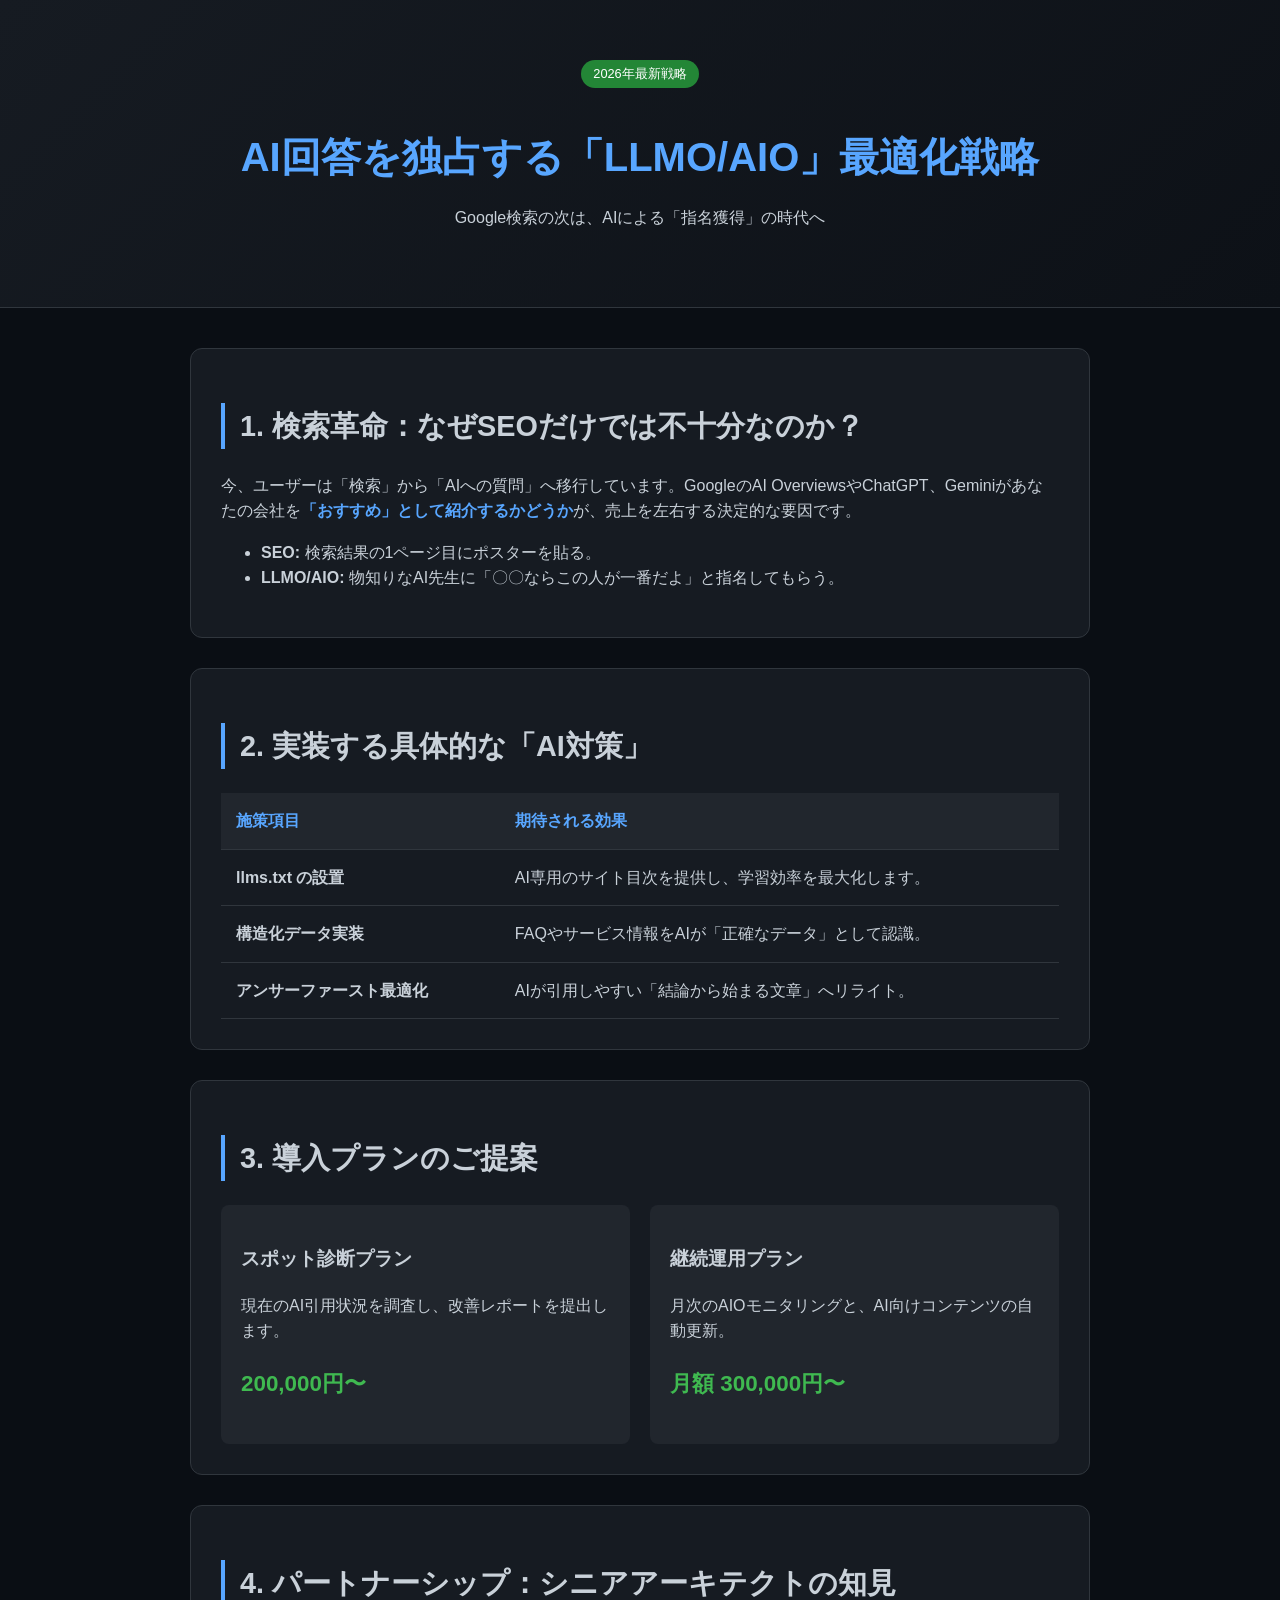
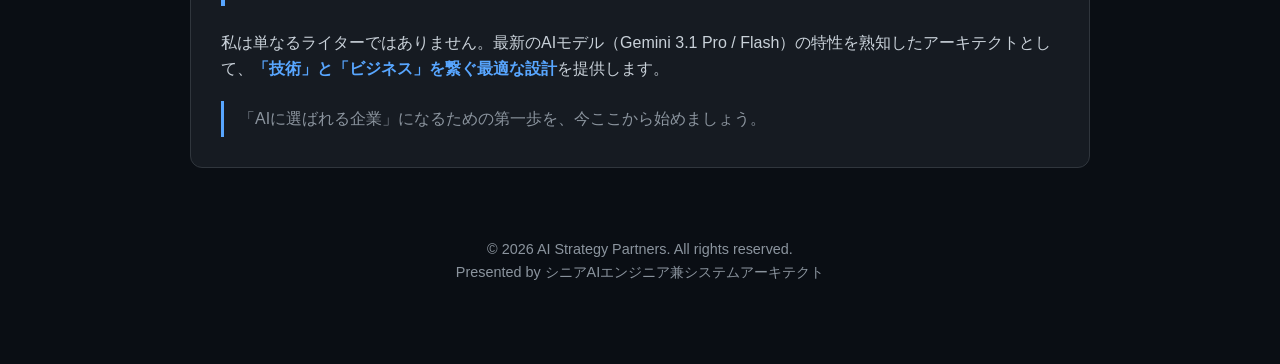
<file: index.html>
<!DOCTYPE html>
<html lang="ja">
<head>
    <meta charset="UTF-8">
    <meta name="viewport" content="width=device-width, initial-scale=1.0">
    <title>次世代AI集客戦略：LLMO/AIO最適化のご提案</title>
    <style>
        :root {
            --bg-color: #0a0e14;
            --card-bg: #161b22;
            --accent-color: #58a6ff;
            --text-main: #c9d1d9;
            --text-dim: #8b949e;
            --success: #3fb950;
        }
        body {
            font-family: 'Helvetica Neue', Arial, sans-serif;
            background-color: var(--bg-color);
            color: var(--text-main);
            line-height: 1.6;
            margin: 0;
            padding: 0;
        }
        header {
            background: linear-gradient(135deg, #161b22 0%, #0d1117 100%);
            padding: 60px 20px;
            text-align: center;
            border-bottom: 1px solid #30363d;
        }
        h1 { color: var(--accent-color); font-size: 2.5rem; margin-bottom: 10px; }
        .container { max-width: 900px; margin: 0 auto; padding: 40px 20px; }
        .card {
            background: var(--card-bg);
            border: 1px solid #30363d;
            border-radius: 12px;
            padding: 30px;
            margin-bottom: 30px;
        }
        h2 { border-left: 4px solid var(--accent-color); padding-left: 15px; font-size: 1.8rem; }
        .highlight { color: var(--accent-color); font-weight: bold; }
        table {
            width: 100%;
            border-collapse: collapse;
            margin-top: 20px;
        }
        th, td {
            text-align: left;
            padding: 15px;
            border-bottom: 1px solid #30363d;
        }
        th { background: #21262d; color: var(--accent-color); }
        .price-tag {
            font-size: 1.4rem;
            color: var(--success);
            font-weight: bold;
        }
        .footer { text-align: center; color: var(--text-dim); padding: 40px; font-size: 0.9rem; }
        .plans { display: grid; grid-template-columns: 1fr 1fr; gap: 20px; }
        .plan { background: #21262d; padding: 20px; border-radius: 8px; }
        blockquote {
            border-left: 3px solid var(--accent-color);
            margin: 20px 0 0;
            padding: 5px 0 5px 15px;
            color: var(--text-dim);
        }
        @media (max-width: 700px) {
            h1 { font-size: 1.9rem; }
            .card { padding: 20px; }
            .plans { grid-template-columns: 1fr; }
            table { display: block; overflow-x: auto; }
        }
        .badge {
            display: inline-block;
            background: #238636;
            color: white;
            padding: 4px 12px;
            border-radius: 20px;
            font-size: 0.8rem;
            margin-bottom: 10px;
        }
    </style>
</head>
<body>

<header>
    <div class="badge">2026年最新戦略</div>
    <h1>AI回答を独占する「LLMO/AIO」最適化戦略</h1>
    <p>Google検索の次は、AIによる「指名獲得」の時代へ</p>
</header>

<div class="container">
    <section class="card">
        <h2>1. 検索革命：なぜSEOだけでは不十分なのか？</h2>
        <p>今、ユーザーは「検索」から「AIへの質問」へ移行しています。GoogleのAI OverviewsやChatGPT、Geminiがあなたの会社を<span class="highlight">「おすすめ」として紹介するかどうか</span>が、売上を左右する決定的な要因です。</p>
        <ul>
            <li><strong>SEO:</strong> 検索結果の1ページ目にポスターを貼る。</li>
            <li><strong>LLMO/AIO:</strong> 物知りなAI先生に「〇〇ならこの人が一番だよ」と指名してもらう。</li>
        </ul>
    </section>

    <section class="card">
        <h2>2. 実装する具体的な「AI対策」</h2>
        <table>
            <tr>
                <th>施策項目</th>
                <th>期待される効果</th>
            </tr>
            <tr>
                <td><strong>llms.txt の設置</strong></td>
                <td>AI専用のサイト目次を提供し、学習効率を最大化します。</td>
            </tr>
            <tr>
                <td><strong>構造化データ実装</strong></td>
                <td>FAQやサービス情報をAIが「正確なデータ」として認識。</td>
            </tr>
            <tr>
                <td><strong>アンサーファースト最適化</strong></td>
                <td>AIが引用しやすい「結論から始まる文章」へリライト。</td>
            </tr>
        </table>
    </section>

    <section class="card">
        <h2>3. 導入プランのご提案</h2>
        <div class="plans">
            <div class="plan">
                <h3>スポット診断プラン</h3>
                <p>現在のAI引用状況を調査し、改善レポートを提出します。</p>
                <p class="price-tag">200,000円〜</p>
            </div>
            <div class="plan">
                <h3>継続運用プラン</h3>
                <p>月次のAIOモニタリングと、AI向けコンテンツの自動更新。</p>
                <p class="price-tag">月額 300,000円〜</p>
            </div>
        </div>
    </section>

    <section class="card">
        <h2>4. パートナーシップ：シニアアーキテクトの知見</h2>
        <p>私は単なるライターではありません。最新のAIモデル（Gemini 3.1 Pro / Flash）の特性を熟知したアーキテクトとして、<span class="highlight">「技術」と「ビジネス」を繋ぐ最適な設計</span>を提供します。</p>
        <blockquote>
            「AIに選ばれる企業」になるための第一歩を、今ここから始めましょう。
        </blockquote>
    </section>

    <div class="footer">
        &copy; 2026 AI Strategy Partners. All rights reserved.<br>
        Presented by シニアAIエンジニア兼システムアーキテクト
    </div>
</div>

</body>
</html>
</file>
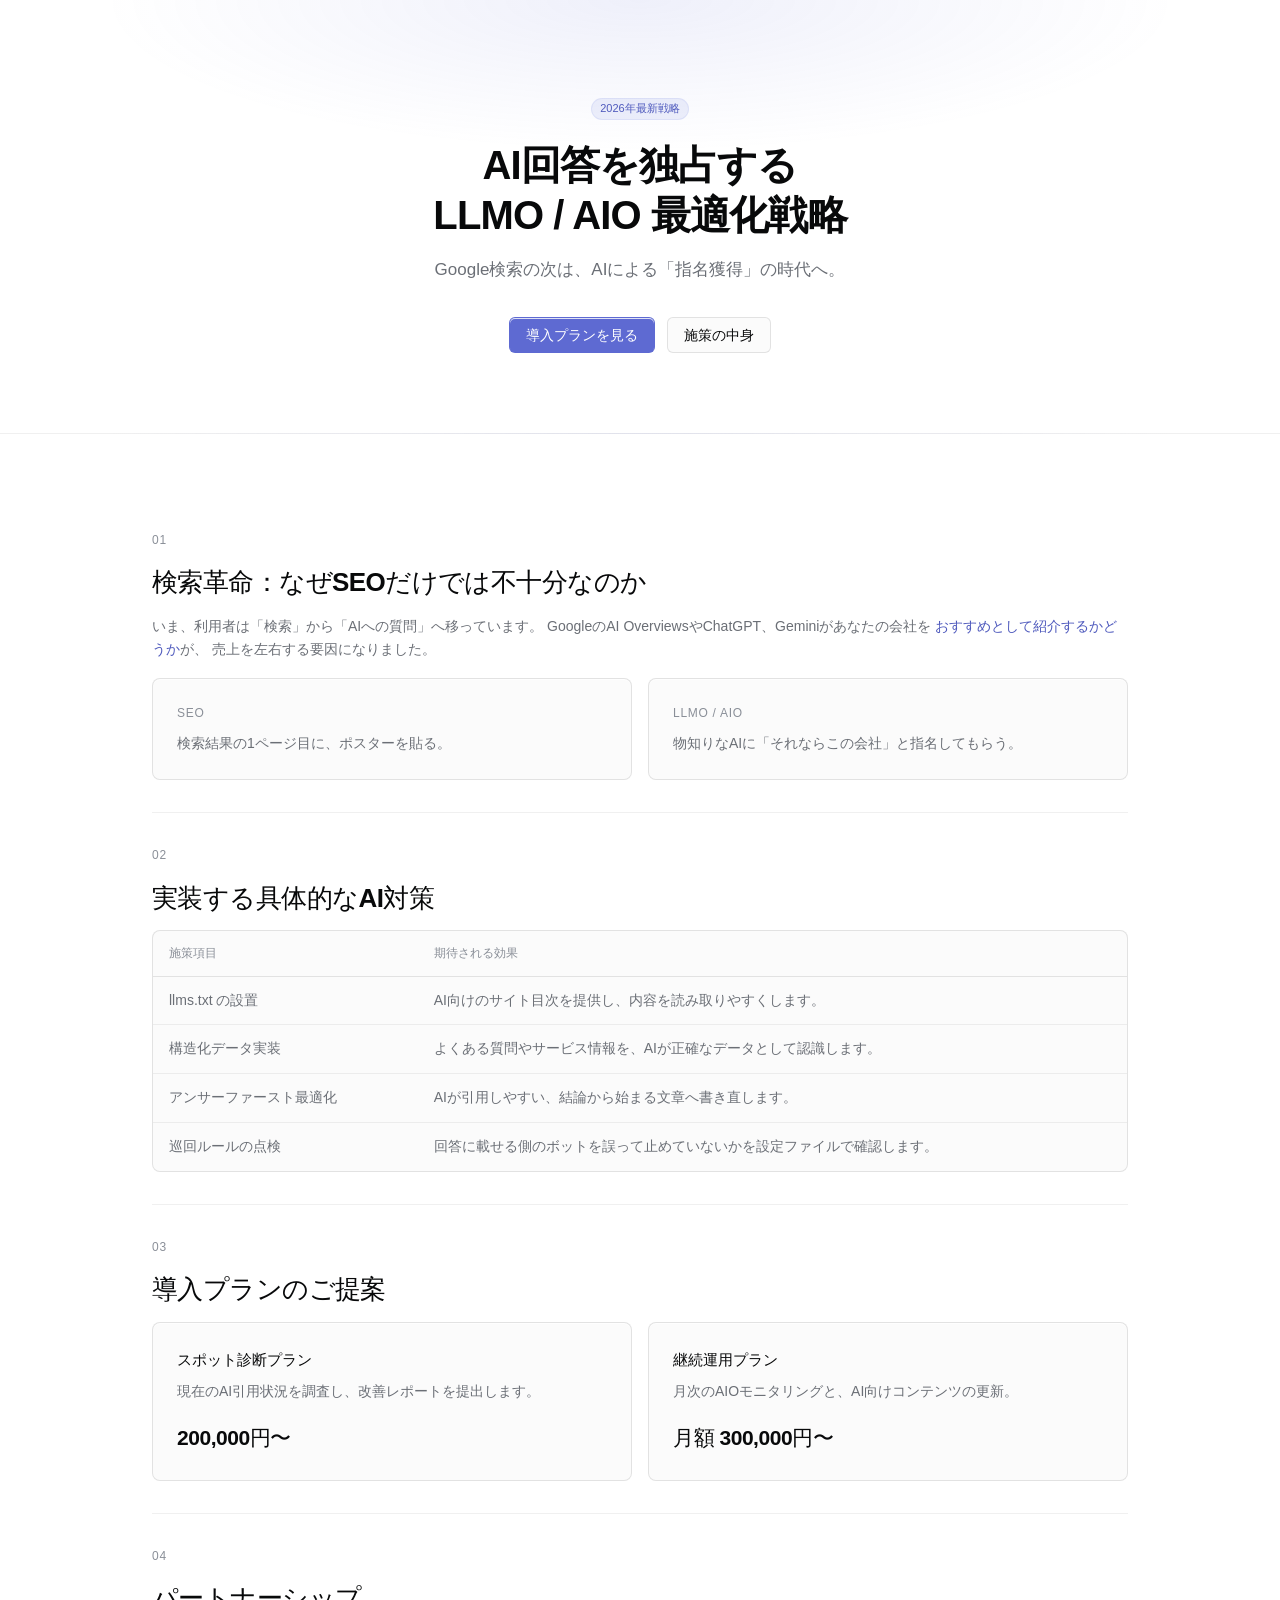
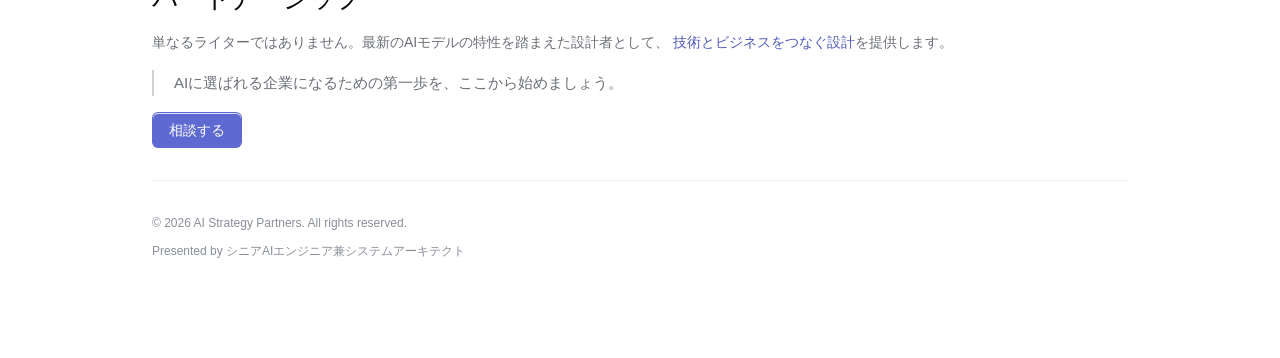
<file: サイトページ.html>
<!DOCTYPE html>
<html lang="ja">
<head>
<meta charset="UTF-8">
<meta name="viewport" content="width=device-width, initial-scale=1.0">
<title>次世代AI集客戦略：LLMO/AIO最適化のご提案</title>
<link rel="stylesheet" href="design/tokens.css">
<link rel="stylesheet" href="design/components.css">
<style>
  /* このページ固有の調整だけをここに書く。
     色・余白・文字サイズは design/tokens.css の値を使い、生の値を書かない。 */

  .plan-grid {
    display: grid;
    gap: var(--space-4);
    grid-template-columns: repeat(auto-fit, minmax(240px, 1fr));
  }

  .plan__price {
    margin-top: var(--space-4);
    font-size: var(--text-xl);
    font-weight: var(--weight-semibold);
    color: var(--text-primary);
    letter-spacing: var(--tracking-tight);
  }

  /* 引用は色を足さず、左の線1本だけで示す */
  .quote {
    margin: 0;
    padding-left: var(--space-5);
    border-left: 2px solid var(--border-strong);
    color: var(--text-secondary);
    font-size: var(--text-md);
  }

  .compare {
    display: grid;
    gap: var(--space-4);
    grid-template-columns: repeat(auto-fit, minmax(260px, 1fr));
  }

  .compare__term {
    font-size: var(--text-sm);
    font-weight: var(--weight-medium);
    color: var(--text-tertiary);
    letter-spacing: 0.06em;
    text-transform: uppercase;
    margin-bottom: var(--space-2);
  }
</style>
</head>
<body>

<div class="hero">
  <div class="container">
    <span class="badge badge--accent">2026年最新戦略</span>
    <h1 style="margin-top:var(--space-5)">AI回答を独占する<br>LLMO / AIO 最適化戦略</h1>
    <p class="lead">Google検索の次は、AIによる「指名獲得」の時代へ。</p>
    <div class="row">
      <a class="btn btn--primary" href="#plan">導入プランを見る</a>
      <a class="btn btn--secondary" href="#measures">施策の中身</a>
    </div>
  </div>
</div>

<div class="container section stack-8">

  <section class="stack">
    <p class="eyebrow">01</p>
    <h2>検索革命：なぜSEOだけでは不十分なのか</h2>
    <p>
      いま、利用者は「検索」から「AIへの質問」へ移っています。
      GoogleのAI OverviewsやChatGPT、Geminiがあなたの会社を
      <span class="text-accent">おすすめとして紹介するかどうか</span>が、
      売上を左右する要因になりました。
    </p>

    <div class="compare">
      <div class="card">
        <div class="compare__term">SEO</div>
        <div class="card__body">検索結果の1ページ目に、ポスターを貼る。</div>
      </div>
      <div class="card">
        <div class="compare__term">LLMO / AIO</div>
        <div class="card__body">物知りなAIに「それならこの会社」と指名してもらう。</div>
      </div>
    </div>
  </section>

  <hr class="divider">

  <section class="stack" id="measures">
    <p class="eyebrow">02</p>
    <h2>実装する具体的なAI対策</h2>
    <div class="table-wrap">
      <table class="table">
        <thead>
          <tr><th>施策項目</th><th>期待される効果</th></tr>
        </thead>
        <tbody>
          <tr>
            <td>llms.txt の設置</td>
            <td>AI向けのサイト目次を提供し、内容を読み取りやすくします。</td>
          </tr>
          <tr>
            <td>構造化データ実装</td>
            <td>よくある質問やサービス情報を、AIが正確なデータとして認識します。</td>
          </tr>
          <tr>
            <td>アンサーファースト最適化</td>
            <td>AIが引用しやすい、結論から始まる文章へ書き直します。</td>
          </tr>
          <tr>
            <td>巡回ルールの点検</td>
            <td>回答に載せる側のボットを誤って止めていないかを設定ファイルで確認します。</td>
          </tr>
        </tbody>
      </table>
    </div>
  </section>

  <hr class="divider">

  <section class="stack" id="plan">
    <p class="eyebrow">03</p>
    <h2>導入プランのご提案</h2>
    <div class="plan-grid">
      <div class="card">
        <div class="card__title">スポット診断プラン</div>
        <div class="card__body">現在のAI引用状況を調査し、改善レポートを提出します。</div>
        <div class="plan__price">200,000円〜</div>
      </div>
      <div class="card">
        <div class="card__title">継続運用プラン</div>
        <div class="card__body">月次のAIOモニタリングと、AI向けコンテンツの更新。</div>
        <div class="plan__price">月額 300,000円〜</div>
      </div>
    </div>
  </section>

  <hr class="divider">

  <section class="stack">
    <p class="eyebrow">04</p>
    <h2>パートナーシップ</h2>
    <p>
      単なるライターではありません。最新のAIモデルの特性を踏まえた設計者として、
      <span class="text-accent">技術とビジネスをつなぐ設計</span>を提供します。
    </p>
    <blockquote class="quote">
      AIに選ばれる企業になるための第一歩を、ここから始めましょう。
    </blockquote>
    <div class="row">
      <a class="btn btn--primary" href="#plan">相談する</a>
    </div>
  </section>

  <hr class="divider">

  <footer class="stack-2">
    <p class="caption">&copy; 2026 AI Strategy Partners. All rights reserved.</p>
    <p class="caption">Presented by シニアAIエンジニア兼システムアーキテクト</p>
  </footer>

</div>

</body>
</html>
</file>
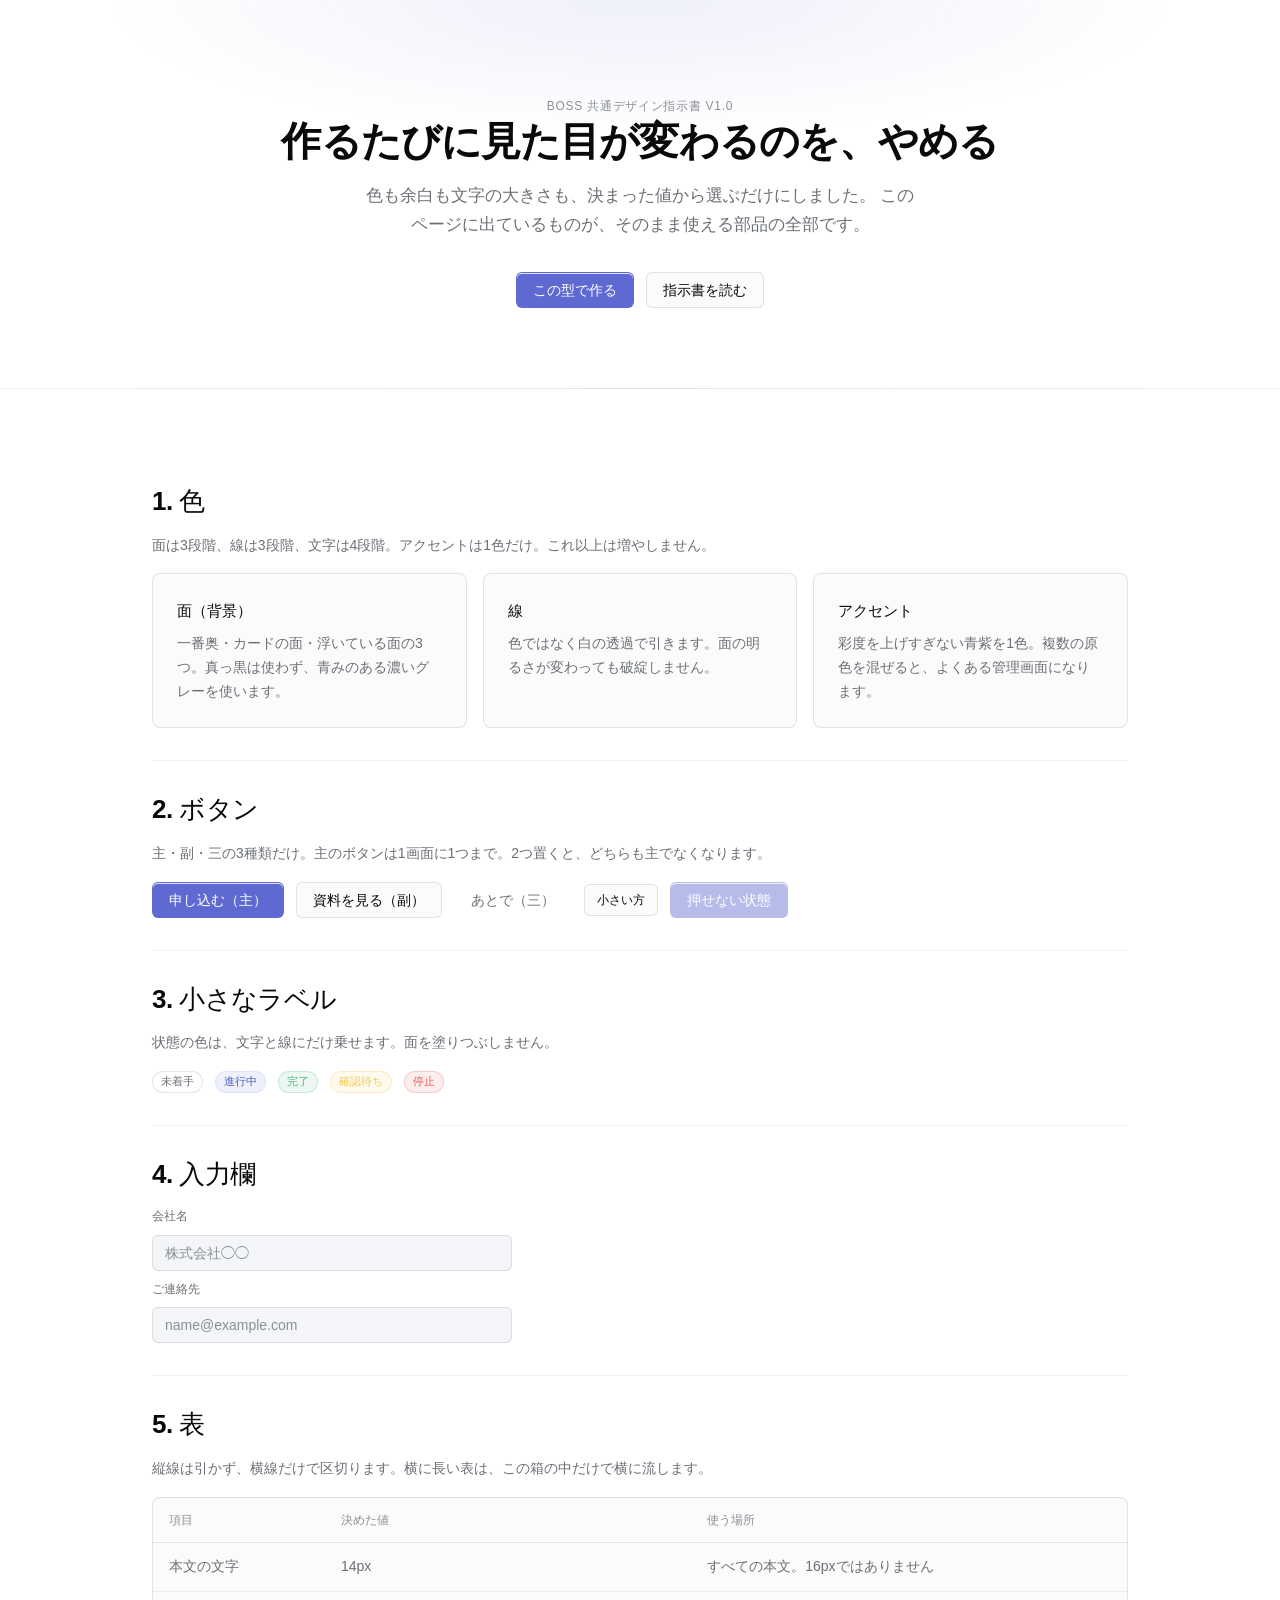
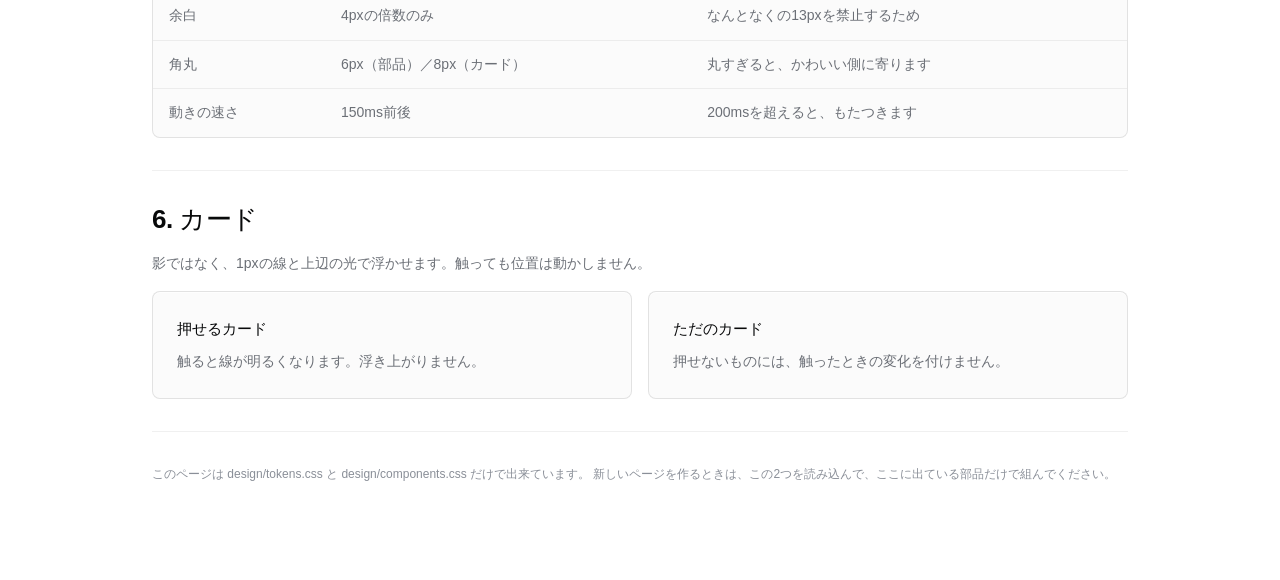
<file: design/sample.html>
<!DOCTYPE html>
<html lang="ja">
<head>
<meta charset="UTF-8">
<meta name="viewport" content="width=device-width, initial-scale=1.0">
<title>デザイン指示書｜見本ページ（Linear型）</title>
<link rel="stylesheet" href="tokens.css">
<link rel="stylesheet" href="components.css">
</head>
<body>

<div class="hero">
  <div class="container">
    <p class="eyebrow">BOSS 共通デザイン指示書 v1.0</p>
    <h1>作るたびに見た目が変わるのを、やめる</h1>
    <p class="lead">
      色も余白も文字の大きさも、決まった値から選ぶだけにしました。
      このページに出ているものが、そのまま使える部品の全部です。
    </p>
    <div class="row">
      <button class="btn btn--primary">この型で作る</button>
      <button class="btn btn--secondary">指示書を読む</button>
    </div>
  </div>
</div>

<div class="container section stack-8">

  <section class="stack">
    <h2>1. 色</h2>
    <p>面は3段階、線は3段階、文字は4段階。アクセントは1色だけ。これ以上は増やしません。</p>
    <div class="grid">
      <div class="card">
        <div class="card__title">面（背景）</div>
        <div class="card__body">一番奥・カードの面・浮いている面の3つ。真っ黒は使わず、青みのある濃いグレーを使います。</div>
      </div>
      <div class="card">
        <div class="card__title">線</div>
        <div class="card__body">色ではなく白の透過で引きます。面の明るさが変わっても破綻しません。</div>
      </div>
      <div class="card">
        <div class="card__title">アクセント</div>
        <div class="card__body">彩度を上げすぎない青紫を1色。複数の原色を混ぜると、よくある管理画面になります。</div>
      </div>
    </div>
  </section>

  <hr class="divider">

  <section class="stack">
    <h2>2. ボタン</h2>
    <p>主・副・三の3種類だけ。主のボタンは1画面に1つまで。2つ置くと、どちらも主でなくなります。</p>
    <div class="row">
      <button class="btn btn--primary">申し込む（主）</button>
      <button class="btn btn--secondary">資料を見る（副）</button>
      <button class="btn btn--ghost">あとで（三）</button>
      <button class="btn btn--secondary btn--sm">小さい方</button>
      <button class="btn btn--primary" disabled>押せない状態</button>
    </div>
  </section>

  <hr class="divider">

  <section class="stack">
    <h2>3. 小さなラベル</h2>
    <p>状態の色は、文字と線にだけ乗せます。面を塗りつぶしません。</p>
    <div class="row">
      <span class="badge">未着手</span>
      <span class="badge badge--accent">進行中</span>
      <span class="badge badge--success">完了</span>
      <span class="badge badge--warning">確認待ち</span>
      <span class="badge badge--danger">停止</span>
    </div>
  </section>

  <hr class="divider">

  <section class="stack">
    <h2>4. 入力欄</h2>
    <div class="stack-2" style="max-width:360px">
      <div>
        <label class="label" for="s1">会社名</label>
        <input class="input" id="s1" type="text" placeholder="株式会社◯◯">
      </div>
      <div>
        <label class="label" for="s2">ご連絡先</label>
        <input class="input" id="s2" type="email" placeholder="name@example.com">
      </div>
    </div>
  </section>

  <hr class="divider">

  <section class="stack">
    <h2>5. 表</h2>
    <p>縦線は引かず、横線だけで区切ります。横に長い表は、この箱の中だけで横に流します。</p>
    <div class="table-wrap">
      <table class="table">
        <thead>
          <tr><th>項目</th><th>決めた値</th><th>使う場所</th></tr>
        </thead>
        <tbody>
          <tr><td>本文の文字</td><td>14px</td><td>すべての本文。16pxではありません</td></tr>
          <tr><td>余白</td><td>4pxの倍数のみ</td><td>なんとなくの13pxを禁止するため</td></tr>
          <tr><td>角丸</td><td>6px（部品）／8px（カード）</td><td>丸すぎると、かわいい側に寄ります</td></tr>
          <tr><td>動きの速さ</td><td>150ms前後</td><td>200msを超えると、もたつきます</td></tr>
        </tbody>
      </table>
    </div>
  </section>

  <hr class="divider">

  <section class="stack">
    <h2>6. カード</h2>
    <p>影ではなく、1pxの線と上辺の光で浮かせます。触っても位置は動かしません。</p>
    <div class="grid">
      <div class="card card--interactive">
        <div class="card__title">押せるカード</div>
        <div class="card__body">触ると線が明るくなります。浮き上がりません。</div>
      </div>
      <div class="card">
        <div class="card__title">ただのカード</div>
        <div class="card__body">押せないものには、触ったときの変化を付けません。</div>
      </div>
    </div>
  </section>

  <hr class="divider">

  <section class="stack">
    <p class="caption">
      このページは design/tokens.css と design/components.css だけで出来ています。
      新しいページを作るときは、この2つを読み込んで、ここに出ている部品だけで組んでください。
    </p>
  </section>

</div>

</body>
</html>
</file>
<file: design/tokens.css>
/* ===========================================================
   デザイントークン（Linear型）
   BOSS案件 共通デザイン指示書 v1.0 / 2026-09-05

   ここに書いた値が「正本」。
   ページ側では生の色コード・生のpx値を書かず、必ず var(--...) を使う。
   =========================================================== */

:root {
  /* --- 1. 色：面（背景）--------------------------------------
     Linear型は「黒」ではなく「青みのある濃いグレー」を使う。
     真っ黒(#000)は影が乗らず、階層が消えるので使わない。 */
  --bg-base:        #08090a;   /* 一番奥。ページ全体の地 */
  --bg-surface:     #0f1011;   /* カード・パネルの面 */
  --bg-elevated:    #16171a;   /* 浮いている面（メニュー・モーダル） */
  --bg-inset:       #050506;   /* へこんだ面（入力欄・コード） */
  --bg-hover:       rgba(255, 255, 255, 0.045);
  --bg-active:      rgba(255, 255, 255, 0.075);

  /* --- 2. 色：線 ---------------------------------------------
     線は色ではなく「白の透過」で作る。面の明るさが変わっても破綻しない。 */
  --border-subtle:  rgba(255, 255, 255, 0.06);  /* 区切りの既定 */
  --border-default: rgba(255, 255, 255, 0.10);  /* カードの外周 */
  --border-strong:  rgba(255, 255, 255, 0.16);  /* 強調・フォーカス前 */

  /* --- 3. 色：文字 -------------------------------------------
     4段階だけ。これ以上増やすと使い分けが崩れる。 */
  --text-primary:   #f7f8f8;   /* 見出し・本文の主 */
  --text-secondary: #8a8f98;   /* 説明・補足 */
  --text-tertiary:  #62666d;   /* ラベル・注記 */
  --text-disabled:  #3c4043;

  /* --- 4. 色：アクセント -------------------------------------
     Linear型の要。彩度を上げすぎない青紫を1色だけ主役にする。
     複数の原色を混ぜると一気に「よくある管理画面」になる。 */
  --accent:         #5e6ad2;
  --accent-hover:   #6e79d6;
  --accent-active:  #4f5abd;
  --accent-subtle:  rgba(94, 106, 210, 0.14);   /* 選択中の行の地 */
  --accent-text:    #a4aeff;                    /* 濃い地の上のリンク色 */

  /* --- 5. 色：状態 -------------------------------------------
     状態色は「点」でしか使わない。面を塗らない。 */
  --success:        #4cb782;
  --warning:        #f2c94c;
  --danger:         #eb5757;
  --info:           #5e6ad2;

  /* --- 6. 文字 -----------------------------------------------
     日本語は Inter に無いので、必ず和文フォントを後ろに繋ぐ。
     ここを抜くと Windows で MS Pゴシックが出て別物になる。 */
  --font-sans:
    "Inter", -apple-system, BlinkMacSystemFont, "Segoe UI",
    "Hiragino Sans", "Hiragino Kaku Gothic ProN",
    "Noto Sans JP", "Yu Gothic UI", Meiryo, sans-serif;
  --font-mono:
    "SF Mono", "JetBrains Mono", Menlo, Consolas,
    "Noto Sans Mono CJK JP", monospace;

  /* 文字サイズ：1.0倍→1.125倍の緩い階段。飛ばさずに使う。 */
  --text-xs:   11px;
  --text-sm:   12px;
  --text-base: 14px;   /* 本文の既定。16pxではない。ここがLinear型の特徴 */
  --text-md:   15px;
  --text-lg:   17px;
  --text-xl:   21px;
  --text-2xl:  26px;
  --text-3xl:  32px;
  --text-4xl:  40px;

  --weight-normal:   400;
  --weight-medium:   510;  /* Linear型は500ではなく510前後を使う */
  --weight-semibold: 590;
  --weight-bold:     680;

  /* 行間：見出しは詰める、本文は空ける。日本語は欧文より広めに取る。 */
  --leading-tight:   1.25;
  --leading-snug:    1.4;
  --leading-normal:  1.7;   /* 和文本文の既定 */

  /* 字間：見出しだけ詰める。本文の日本語は詰めない（読みにくくなる） */
  --tracking-tight:  -0.022em;
  --tracking-normal: 0;

  /* --- 7. 余白：4pxの倍数だけ --------------------------------
     「なんとなく13px」を禁止するためにトークン化している。 */
  --space-1:  4px;
  --space-2:  8px;
  --space-3:  12px;
  --space-4:  16px;
  --space-5:  20px;
  --space-6:  24px;
  --space-8:  32px;
  --space-10: 40px;
  --space-12: 48px;
  --space-16: 64px;
  --space-20: 80px;
  --space-24: 96px;

  /* --- 8. 角丸：小さく。丸すぎると「かわいい」側に寄る --------- */
  --radius-sm:   4px;
  --radius-md:   6px;   /* ボタン・入力欄の既定 */
  --radius-lg:   8px;   /* カードの既定 */
  --radius-xl:   12px;
  --radius-full: 9999px;

  /* --- 9. 影：ほぼ使わない。使うときは黒を薄く重ねる ----------- */
  --shadow-sm: 0 1px 2px rgba(0, 0, 0, 0.32);
  --shadow-md: 0 4px 12px rgba(0, 0, 0, 0.40);
  --shadow-lg: 0 12px 32px rgba(0, 0, 0, 0.48);

  /* 縁の光：Linear型の「質感」はほぼこれ1つで出る。
     面の上辺にだけ白を1px乗せて、光が当たっているように見せる。 */
  --ring-inset: inset 0 1px 0 rgba(255, 255, 255, 0.05);

  /* --- 10. 動き：速く、短く ------------------------------------
     200msを超えると「もたつく」。150ms前後に揃える。 */
  --ease-out:   cubic-bezier(0.16, 1, 0.3, 1);
  --ease-inout: cubic-bezier(0.4, 0, 0.2, 1);
  --duration-fast:   100ms;
  --duration-normal: 150ms;
  --duration-slow:   250ms;

  /* --- 11. 版面 ----------------------------------------------- */
  --width-text:      680px;   /* 読み物の最大幅 */
  --width-content:   1024px;  /* 通常のページ */
  --width-wide:      1280px;  /* 一覧・ダッシュボード */
  --header-height:   56px;

  --z-dropdown: 100;
  --z-sticky:   200;
  --z-modal:    300;
  --z-toast:    400;
}

/* ===========================================================
   明るい面（ライトテーマ）
   営業資料を印刷する・スクリーンショットを白背景で貼る場合に使う。
   色の「役割」は変えず、値だけ入れ替える。

   切り替わり方は2通り。
   ①端末が明るい設定で、ページ側で何も指定していないとき（下の@media）
   ②<html data-theme="light"> を明示したとき（その下のブロック）
   この型は暗い面が既定なので、@media 側は data-theme="dark" が
   指定されていないときだけ効くようにしている。
   =========================================================== */

@media (prefers-color-scheme: light) {
  :root:not([data-theme="dark"]) {
    --bg-base:        #ffffff;
    --bg-surface:     #fbfbfb;
    --bg-elevated:    #ffffff;
    --bg-inset:       #f4f5f8;
    --bg-hover:       rgba(0, 0, 0, 0.035);
    --bg-active:      rgba(0, 0, 0, 0.06);

    --border-subtle:  rgba(0, 0, 0, 0.06);
    --border-default: rgba(0, 0, 0, 0.10);
    --border-strong:  rgba(0, 0, 0, 0.18);

    --text-primary:   #08090a;
    --text-secondary: #6b6f76;
    --text-tertiary:  #8a8f98;
    --text-disabled:  #b8bcc2;

    --accent-text:    #4f5abd;
    --accent-subtle:  rgba(94, 106, 210, 0.10);

    --shadow-sm: 0 1px 2px rgba(0, 0, 0, 0.06);
    --shadow-md: 0 4px 12px rgba(0, 0, 0, 0.08);
    --shadow-lg: 0 12px 32px rgba(0, 0, 0, 0.12);
    --ring-inset: inset 0 1px 0 rgba(255, 255, 255, 0.8);
  }
}

:root[data-theme="light"] {
  --bg-base:        #ffffff;
  --bg-surface:     #fbfbfb;
  --bg-elevated:    #ffffff;
  --bg-inset:       #f4f5f8;
  --bg-hover:       rgba(0, 0, 0, 0.035);
  --bg-active:      rgba(0, 0, 0, 0.06);

  --border-subtle:  rgba(0, 0, 0, 0.06);
  --border-default: rgba(0, 0, 0, 0.10);
  --border-strong:  rgba(0, 0, 0, 0.18);

  --text-primary:   #08090a;
  --text-secondary: #6b6f76;
  --text-tertiary:  #8a8f98;
  --text-disabled:  #b8bcc2;

  --accent-text:    #4f5abd;
  --accent-subtle:  rgba(94, 106, 210, 0.10);

  --shadow-sm: 0 1px 2px rgba(0, 0, 0, 0.06);
  --shadow-md: 0 4px 12px rgba(0, 0, 0, 0.08);
  --shadow-lg: 0 12px 32px rgba(0, 0, 0, 0.12);
  --ring-inset: inset 0 1px 0 rgba(255, 255, 255, 0.8);
}
</file>
<file: design/components.css>
/* ===========================================================
   共通部品（Linear型）
   BOSS案件 共通デザイン指示書 v1.0 / 2026-09-05

   tokens.css を先に読み込むこと。ここでは生の値を書かない。
   =========================================================== */

/* --- 土台 --------------------------------------------------- */

*,
*::before,
*::after {
  box-sizing: border-box;
}

html {
  -webkit-text-size-adjust: 100%;
}

body {
  margin: 0;
  background: var(--bg-base);
  color: var(--text-primary);
  font-family: var(--font-sans);
  font-size: var(--text-base);
  line-height: var(--leading-normal);
  font-feature-settings: "palt" 1;         /* 和文の詰め。日本語だけに効く */
  -webkit-font-smoothing: antialiased;
  text-rendering: optimizeLegibility;
}

img,
video {
  max-width: 100%;
  height: auto;
  display: block;
}

/* --- 見出し -------------------------------------------------
   見出しだけ字間を詰め、行間を締める。本文には適用しない。 */

h1, h2, h3, h4 {
  margin: 0;
  color: var(--text-primary);
  font-weight: var(--weight-semibold);
  line-height: var(--leading-tight);
  letter-spacing: var(--tracking-tight);
}

h1 { font-size: var(--text-4xl); font-weight: var(--weight-bold); }
h2 { font-size: var(--text-2xl); }
h3 { font-size: var(--text-lg); }
h4 { font-size: var(--text-md); font-weight: var(--weight-medium); }

p {
  margin: 0;
  color: var(--text-secondary);
  line-height: var(--leading-normal);
}

a {
  color: var(--accent-text);
  text-decoration: none;
  transition: color var(--duration-fast) var(--ease-out);
}
a:hover { color: var(--text-primary); }

/* キーボード操作の人にだけ枠を出す。マウス操作では出さない。 */
:focus-visible {
  outline: 2px solid var(--accent);
  outline-offset: 2px;
  border-radius: var(--radius-sm);
}

/* --- 版面 --------------------------------------------------- */

.container      { width: 100%; max-width: var(--width-content); margin-inline: auto; padding-inline: var(--space-6); }
.container--text { max-width: var(--width-text); }
.container--wide { max-width: var(--width-wide); }

.section { padding-block: var(--space-24); }

/* 区切り線。色ではなく透過で引く */
.divider {
  height: 1px;
  border: 0;
  margin: 0;
  background: var(--border-subtle);
}

/* --- 文字の役割 ---------------------------------------------- */

.eyebrow {
  font-size: var(--text-sm);
  font-weight: var(--weight-medium);
  color: var(--text-tertiary);
  letter-spacing: 0.06em;
  text-transform: uppercase;
}

.lead {
  font-size: var(--text-lg);
  color: var(--text-secondary);
  line-height: var(--leading-normal);
}

.caption {
  font-size: var(--text-sm);
  color: var(--text-tertiary);
}

/* 一部の文字だけアクセント色にする。面は塗らない */
.text-accent { color: var(--accent-text); }
.text-muted  { color: var(--text-tertiary); }

/* --- カード -------------------------------------------------
   Linear型のカードは「影」ではなく「1pxの線＋上辺の光」で浮かせる。 */

.card {
  background: var(--bg-surface);
  border: 1px solid var(--border-default);
  border-radius: var(--radius-lg);
  padding: var(--space-6);
  box-shadow: var(--ring-inset);
  transition:
    border-color var(--duration-normal) var(--ease-out),
    background    var(--duration-normal) var(--ease-out);
}

/* 押せるカードだけ、触ったときに線を明るくする。動かさない（浮き上がらせない） */
.card--interactive:hover {
  border-color: var(--border-strong);
  background: var(--bg-elevated);
  cursor: pointer;
}

.card__title {
  font-size: var(--text-md);
  font-weight: var(--weight-medium);
  color: var(--text-primary);
  margin-bottom: var(--space-2);
}

.card__body {
  font-size: var(--text-base);
  color: var(--text-secondary);
}

/* --- ボタン -------------------------------------------------
   高さは32px（小）/ 36px（既定）の2つだけ。3つ目を作らない。 */

.btn {
  display: inline-flex;
  align-items: center;
  justify-content: center;
  gap: var(--space-2);
  height: 36px;
  padding-inline: var(--space-4);
  border: 1px solid transparent;
  border-radius: var(--radius-md);
  font-family: inherit;
  font-size: var(--text-base);
  font-weight: var(--weight-medium);
  line-height: 1;
  white-space: nowrap;
  cursor: pointer;
  transition:
    background     var(--duration-fast) var(--ease-out),
    border-color   var(--duration-fast) var(--ease-out),
    color          var(--duration-fast) var(--ease-out);
}

.btn:disabled {
  opacity: 0.45;
  cursor: not-allowed;
}

/* 主：1画面に1つだけ。2つ置くと、どちらも主でなくなる */
.btn--primary {
  background: var(--accent);
  color: #ffffff;
  box-shadow: var(--ring-inset);
}
.btn--primary:hover:not(:disabled)  { background: var(--accent-hover); }
.btn--primary:active:not(:disabled) { background: var(--accent-active); }

/* 副：線だけ */
.btn--secondary {
  background: var(--bg-surface);
  border-color: var(--border-default);
  color: var(--text-primary);
}
.btn--secondary:hover:not(:disabled) {
  background: var(--bg-elevated);
  border-color: var(--border-strong);
}

/* 三：面も線も無し。並べて置く小さな操作用 */
.btn--ghost {
  background: transparent;
  color: var(--text-secondary);
}
.btn--ghost:hover:not(:disabled) {
  background: var(--bg-hover);
  color: var(--text-primary);
}

.btn--sm { height: 32px; padding-inline: var(--space-3); font-size: var(--text-sm); }

/* --- 入力欄 -------------------------------------------------- */

.input {
  width: 100%;
  height: 36px;
  padding-inline: var(--space-3);
  background: var(--bg-inset);
  border: 1px solid var(--border-default);
  border-radius: var(--radius-md);
  color: var(--text-primary);
  font-family: inherit;
  font-size: var(--text-base);
  transition:
    border-color var(--duration-fast) var(--ease-out),
    box-shadow   var(--duration-fast) var(--ease-out);
}

.input::placeholder { color: var(--text-tertiary); }

.input:focus {
  outline: none;
  border-color: var(--accent);
  box-shadow: 0 0 0 3px var(--accent-subtle);
}

.label {
  display: block;
  margin-bottom: var(--space-2);
  font-size: var(--text-sm);
  font-weight: var(--weight-medium);
  color: var(--text-secondary);
}

/* --- 小さなラベル（バッジ）----------------------------------
   状態色は文字と線にだけ乗せる。面は薄い透過にとどめる。 */

.badge {
  display: inline-flex;
  align-items: center;
  gap: var(--space-1);
  height: 22px;
  padding-inline: var(--space-2);
  border: 1px solid var(--border-default);
  border-radius: var(--radius-full);
  background: var(--bg-elevated);
  color: var(--text-secondary);
  font-size: var(--text-xs);
  font-weight: var(--weight-medium);
  line-height: 1;
}

.badge--accent  { color: var(--accent-text); border-color: var(--accent-subtle); background: var(--accent-subtle); }
.badge--success { color: var(--success);     border-color: rgba(76, 183, 130, 0.24); background: rgba(76, 183, 130, 0.10); }
.badge--warning { color: var(--warning);     border-color: rgba(242, 201, 76, 0.24); background: rgba(242, 201, 76, 0.10); }
.badge--danger  { color: var(--danger);      border-color: rgba(235, 87, 87, 0.24);  background: rgba(235, 87, 87, 0.10); }

/* --- 表 -----------------------------------------------------
   縦線を引かない。横線だけで区切る。 */

.table {
  width: 100%;
  border-collapse: collapse;
  font-size: var(--text-base);
  /* 狭い画面で列が潰れ、1〜2文字ずつ折り返すのを防ぐ。
     これより狭くなったら縮めずに .table-wrap の中で横に流す。 */
  min-width: 480px;
}

.table th {
  padding: var(--space-3) var(--space-4);
  border-bottom: 1px solid var(--border-default);
  color: var(--text-tertiary);
  font-size: var(--text-sm);
  font-weight: var(--weight-medium);
  text-align: left;
  white-space: nowrap;
}

.table td {
  padding: var(--space-3) var(--space-4);
  border-bottom: 1px solid var(--border-subtle);
  color: var(--text-secondary);
  vertical-align: top;
}

.table tbody tr:last-child td { border-bottom: 0; }
.table tbody tr:hover td      { background: var(--bg-hover); }

/* 横に長い表はページごと横スクロールさせない。この箱の中だけで流す */
.table-wrap {
  width: 100%;
  overflow-x: auto;
  border: 1px solid var(--border-default);
  border-radius: var(--radius-lg);
  background: var(--bg-surface);
}

/* --- 並べ方 -------------------------------------------------- */

.stack   { display: flex; flex-direction: column; gap: var(--space-4); }
.stack-2 { display: flex; flex-direction: column; gap: var(--space-2); }
.stack-8 { display: flex; flex-direction: column; gap: var(--space-8); }

.row {
  display: flex;
  align-items: center;
  gap: var(--space-3);
  flex-wrap: wrap;
}

.grid {
  display: grid;
  gap: var(--space-4);
  grid-template-columns: repeat(auto-fit, minmax(260px, 1fr));
}

/* --- 見出しまわりの帯 ---------------------------------------- */

.hero {
  padding-block: var(--space-24) var(--space-20);
  text-align: center;
  border-bottom: 1px solid var(--border-subtle);
  /* 上から下へ薄く落とすだけ。派手なグラデーションは使わない */
  background:
    radial-gradient(60% 50% at 50% 0%, var(--accent-subtle) 0%, transparent 70%);
}

.hero h1 { margin-bottom: var(--space-4); }
.hero .lead { max-width: 560px; margin-inline: auto; }
.hero .row  { justify-content: center; margin-top: var(--space-8); }

/* --- スマホ -------------------------------------------------
   成果物はスマホでしか見られない前提。ここは必ず確認する。 */

@media (max-width: 640px) {
  :root {
    --text-4xl: 30px;
    --text-3xl: 25px;
    --text-2xl: 21px;
  }

  .container { padding-inline: var(--space-4); }
  .section   { padding-block: var(--space-12); }
  .hero      { padding-block: var(--space-16) var(--space-12); }
  .grid      { grid-template-columns: 1fr; }

  /* 押せるものは指の幅を確保する。36pxだと外す */
  .btn { height: 44px; width: 100%; }
  .row .btn { width: auto; flex: 1 1 auto; }
}

/* 動きを減らす設定の人には、動かさない */
@media (prefers-reduced-motion: reduce) {
  *,
  *::before,
  *::after {
    animation-duration: 0.01ms !important;
    transition-duration: 0.01ms !important;
  }
}
</file>
